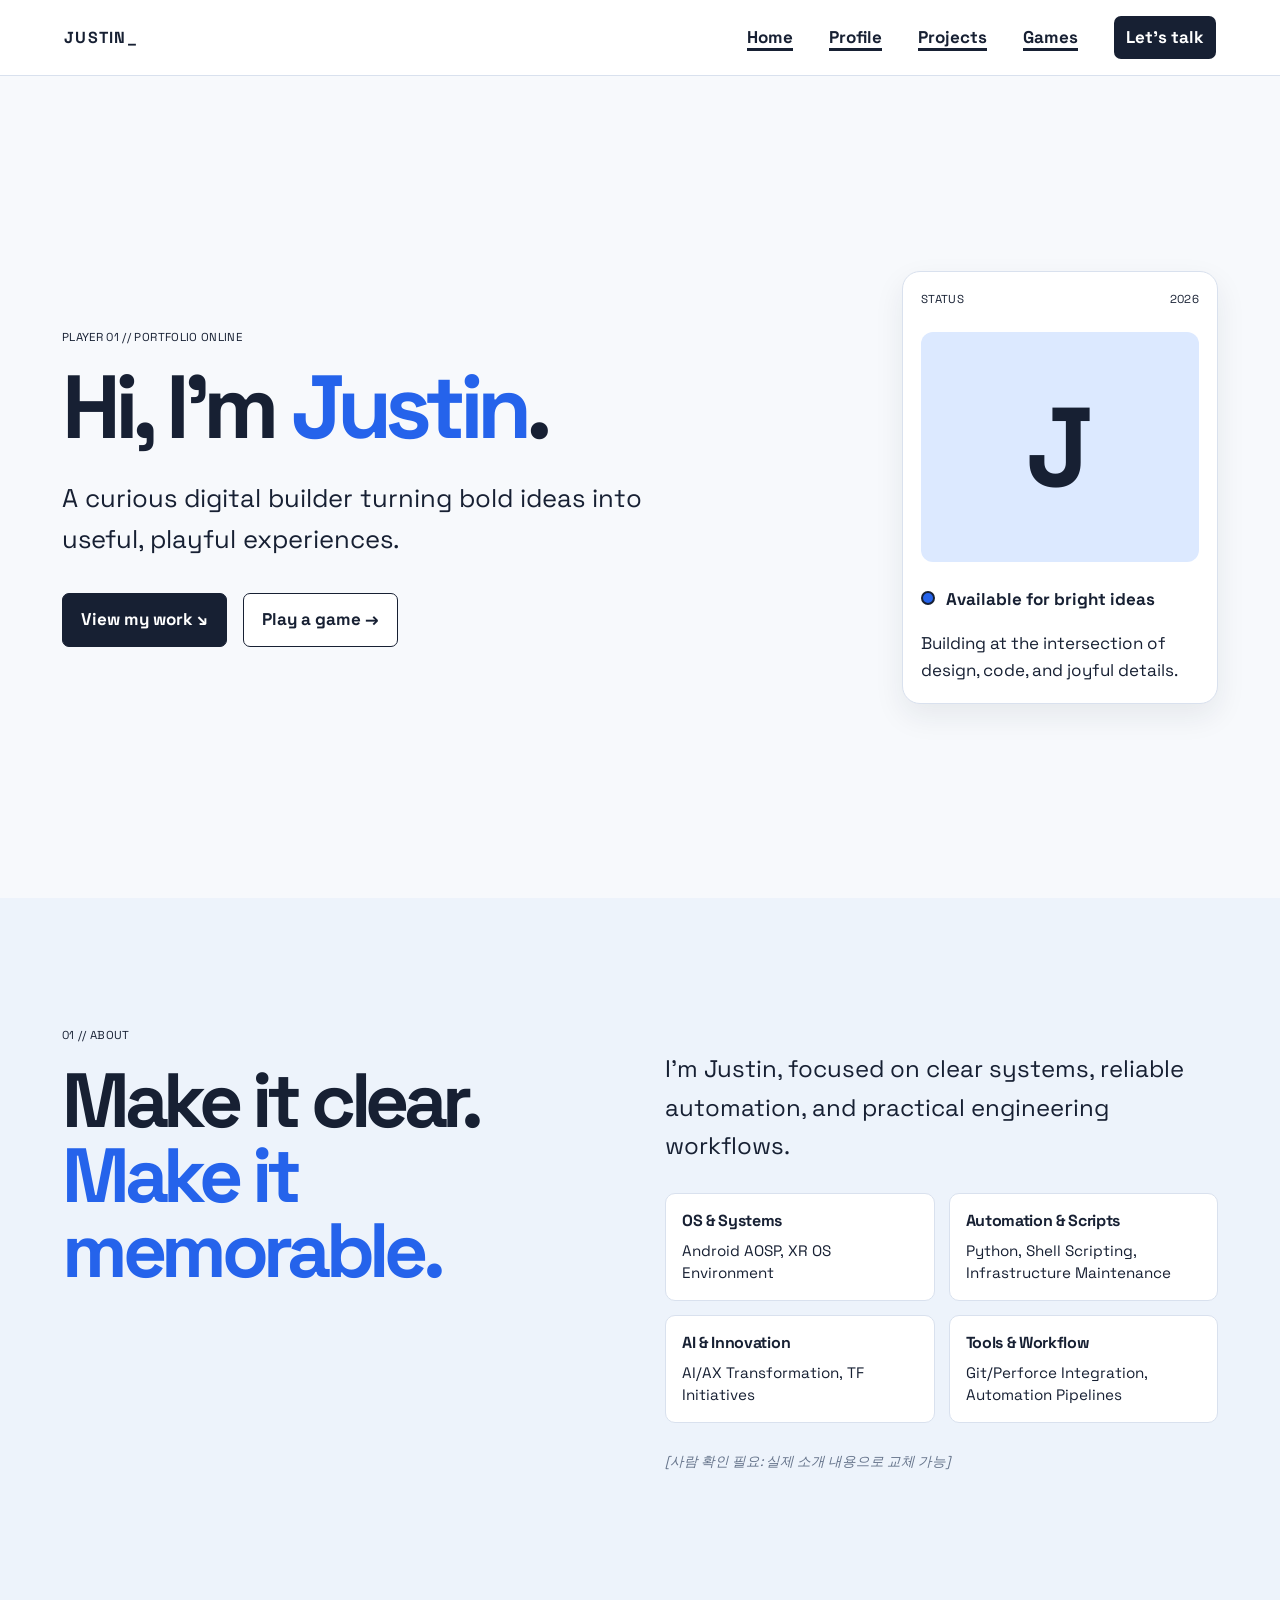
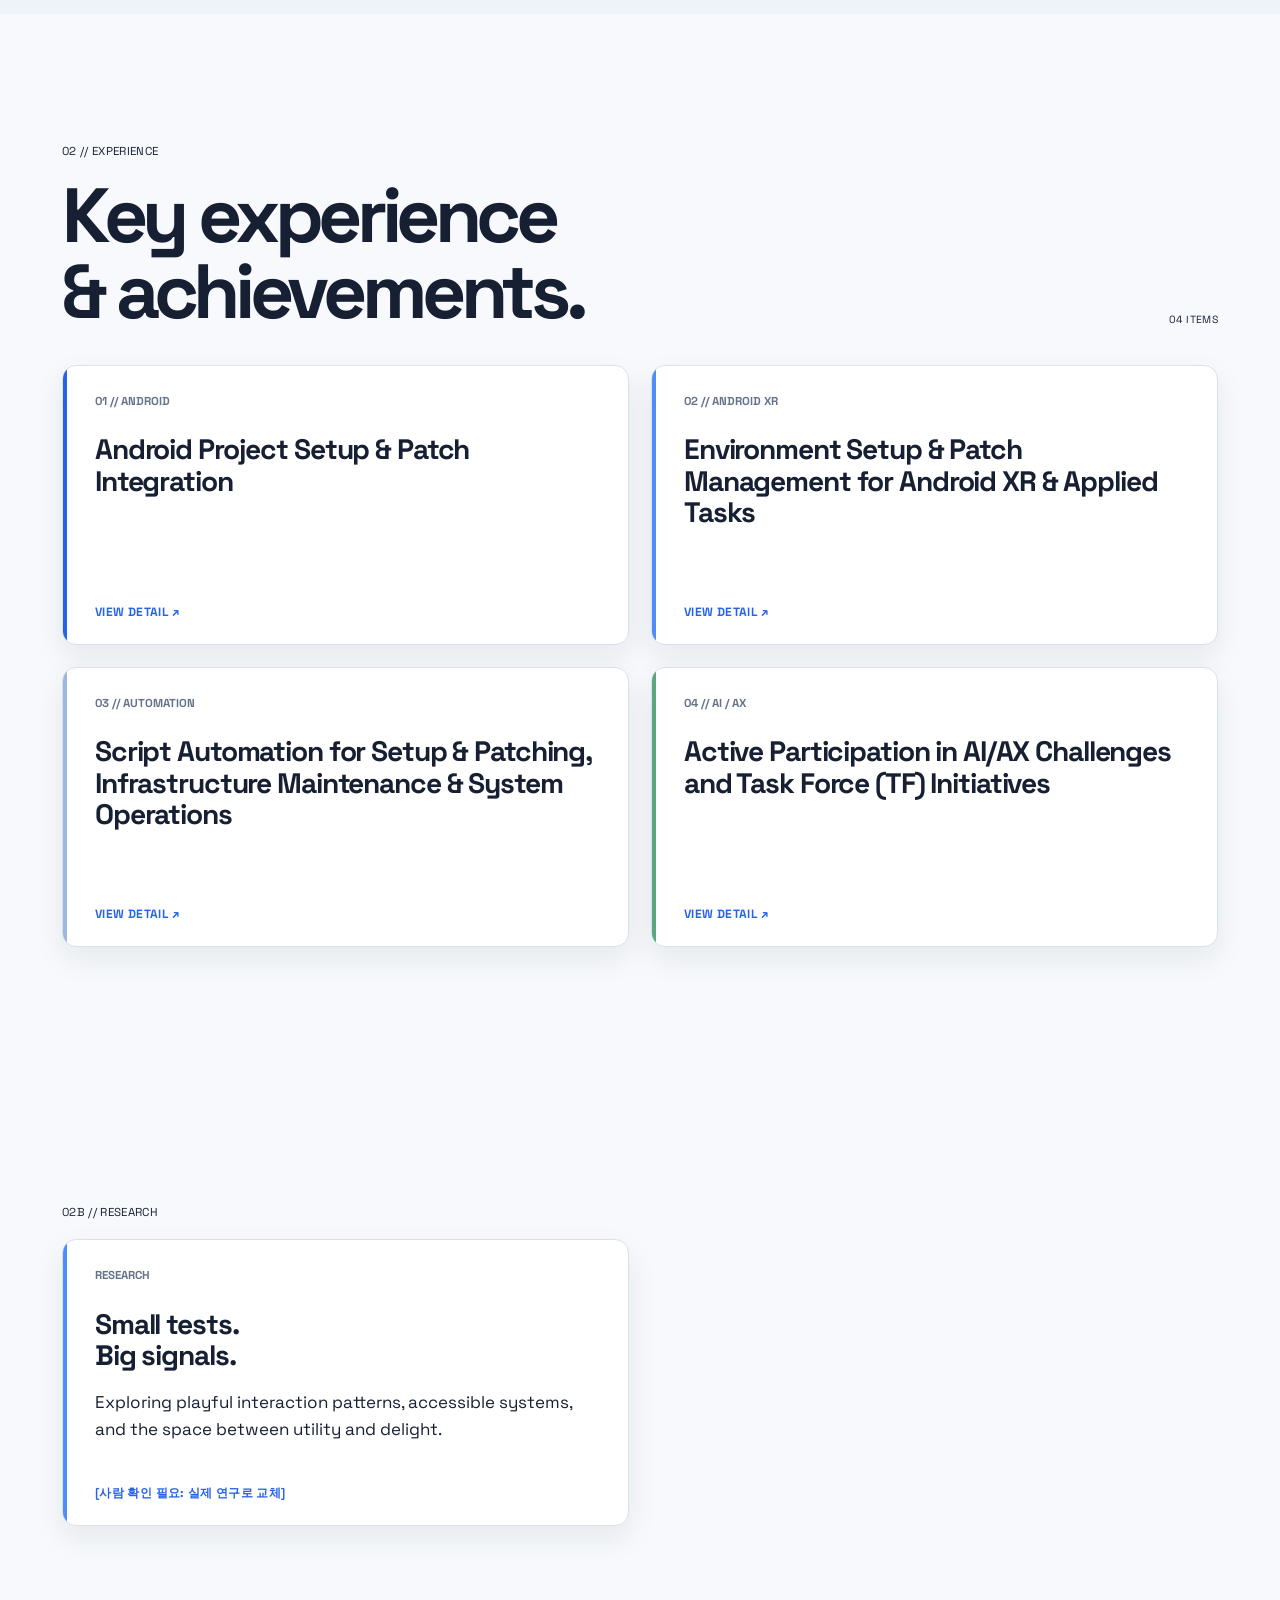
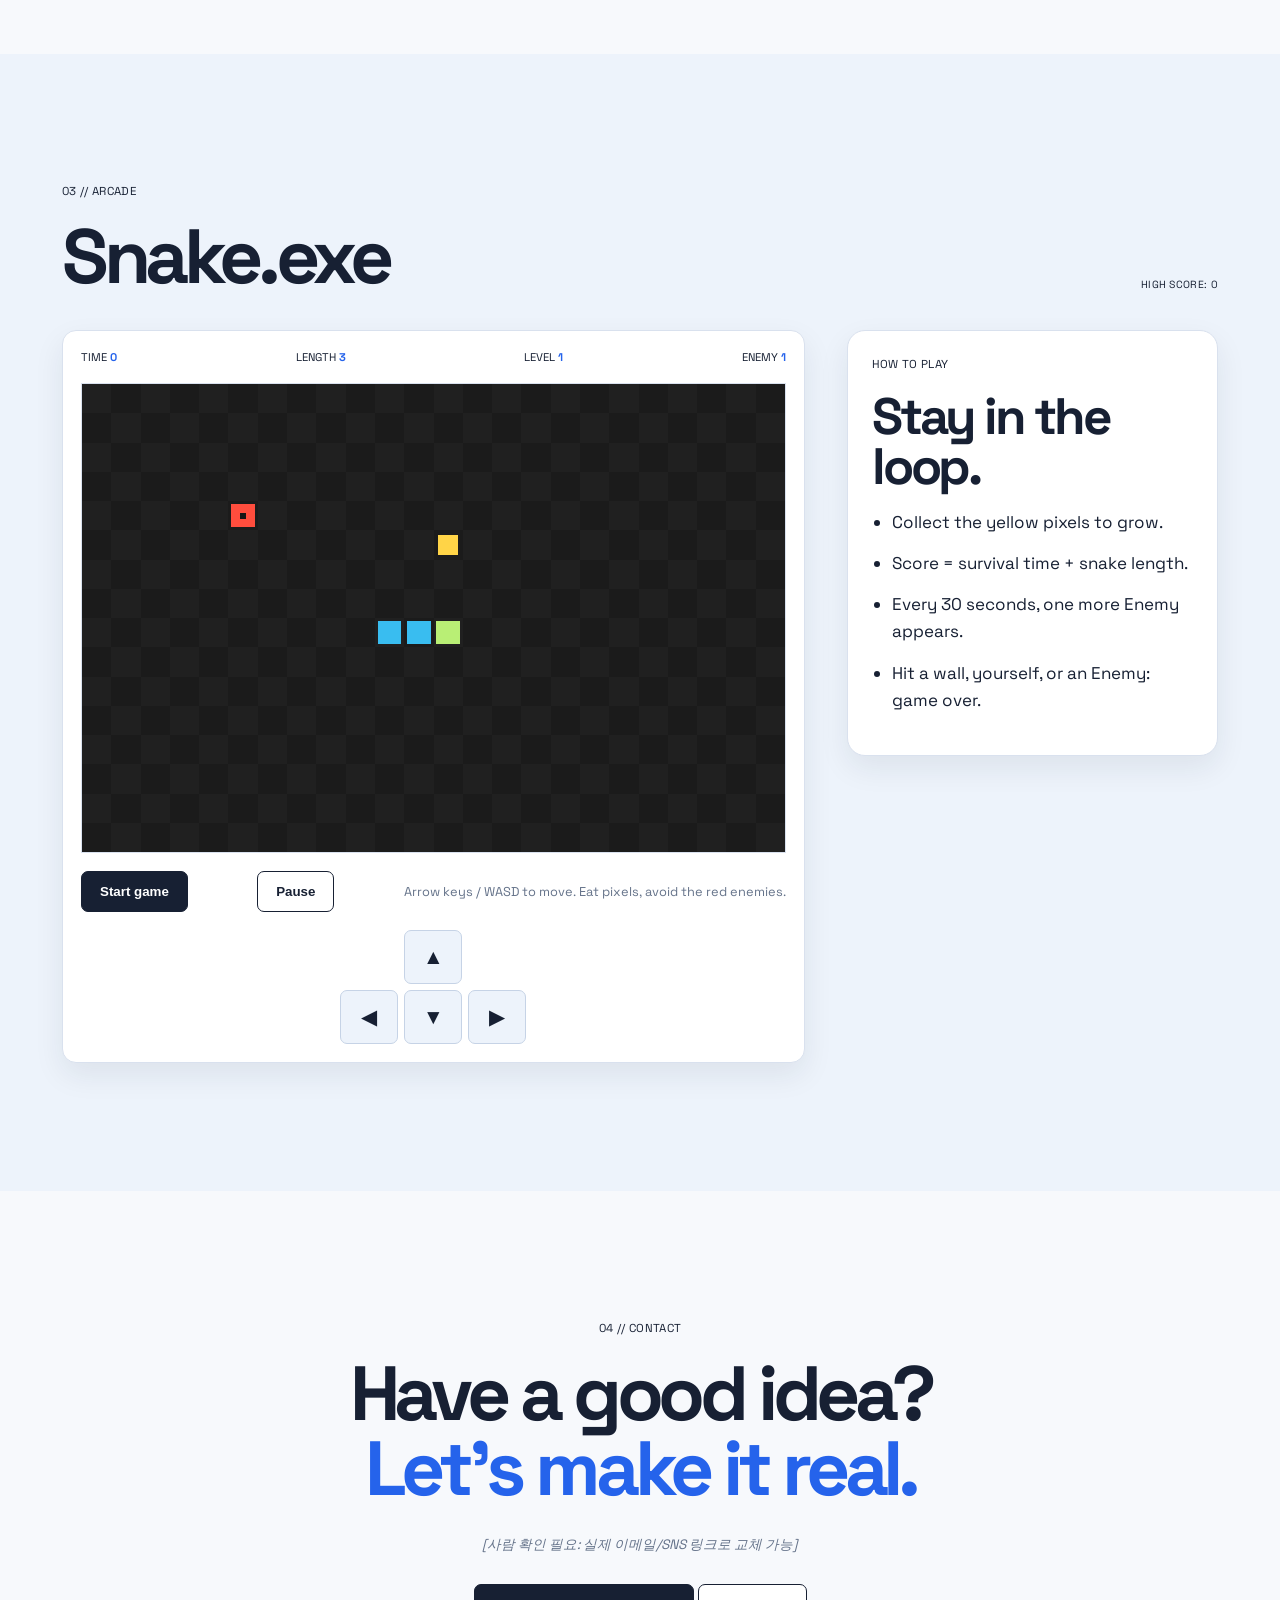
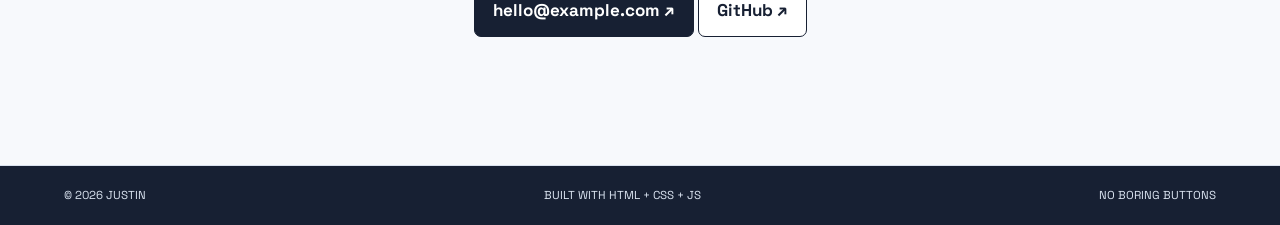
<file: index.html>
<!doctype html>
<html lang="en">
  <head>
    <meta charset="utf-8" />
    <meta name="viewport" content="width=device-width, initial-scale=1" />
    <meta name="description" content="Justin's retro-styled professional portfolio and browser game." />
    <title>Justin // Portfolio.exe</title>
    <link rel="preconnect" href="https://fonts.googleapis.com" />
    <link rel="preconnect" href="https://fonts.gstatic.com" crossorigin />
    <link href="https://fonts.googleapis.com/css2?family=Press+Start+2P&family=Space+Grotesk:wght@400;600;700&display=swap" rel="stylesheet" />
    <link rel="stylesheet" href="styles.css" />
  </head>
  <body>
    <header class="site-header">
      <a class="brand" href="#top" aria-label="Justin home">JUSTIN<span class="blink">_</span></a>
      <nav aria-label="Main navigation">
        <a href="#top">Home</a>
        <a href="#about">Profile</a>
        <a href="#projects">Projects</a>
        <a href="#games">Games</a>
        <a class="nav-cta" href="#contact">Let's talk</a>
      </nav>
    </header>

    <main id="top">
      <section class="hero section-shell" aria-labelledby="hero-title">
        <div class="hero-copy">
          <p class="eyebrow">PLAYER 01 // PORTFOLIO ONLINE</p>
          <h1 id="hero-title">Hi, I'm <span>Justin</span>.</h1>
          <p class="hero-lede">A curious digital builder turning bold ideas into useful, playful experiences.</p>
          <div class="hero-actions">
            <a class="button button-primary" href="#projects">View my work <span aria-hidden="true">↘</span></a>
            <a class="button button-secondary" href="#games">Play a game <span aria-hidden="true">→</span></a>
          </div>
        </div>
        <div class="hero-card sticker-card" aria-label="Current status">
          <div class="sticker-top"><span>STATUS</span><span>2026</span></div>
          <div class="pixel-avatar" aria-hidden="true">J</div>
          <p class="status-line"><span class="status-dot"></span> Available for bright ideas</p>
          <p class="card-note">Building at the intersection of design, code, and joyful details.</p>
        </div>
      </section>

      <section id="about" class="section-shell split-section" aria-labelledby="about-title">
        <div>
          <p class="eyebrow">01 // ABOUT</p>
          <h2 id="about-title">Make it clear.<br /><em>Make it memorable.</em></h2>
        </div>
        <div class="body-copy">
          <p>I'm Justin, focused on clear systems, reliable automation, and practical engineering workflows.</p>
          <div class="tech-stack" aria-label="Technical stack">
            <div class="stack-group"><h3>OS &amp; Systems</h3><p>Android AOSP, XR OS Environment</p></div>
            <div class="stack-group"><h3>Automation &amp; Scripts</h3><p>Python, Shell Scripting, Infrastructure Maintenance</p></div>
            <div class="stack-group"><h3>AI &amp; Innovation</h3><p>AI/AX Transformation, TF Initiatives</p></div>
            <div class="stack-group"><h3>Tools &amp; Workflow</h3><p>Git/Perforce Integration, Automation Pipelines</p></div>
          </div>
          <p class="human-note">[사람 확인 필요: 실제 소개 내용으로 교체 가능]</p>
        </div>
      </section>

      <section id="experience" class="section-shell experience-section" aria-labelledby="work-title">
        <span id="projects" class="anchor-target" aria-hidden="true"></span>
        <div class="section-heading">
          <div><p class="eyebrow">02 // EXPERIENCE</p><h2 id="work-title">Key experience<br />&amp; achievements.</h2></div>
          <span class="section-count">04 ITEMS</span>
        </div>
        <div class="project-grid experience-grid">
          <a class="project-card project-card-pink" href="experience-detail.html?item=01" aria-label="View details for Android Project Setup and Patch Integration"><span class="card-index">01 // ANDROID</span><h3>Android Project Setup &amp; Patch Integration</h3><span class="tag">VIEW DETAIL ↗</span></a>
          <a class="project-card project-card-blue" href="experience-detail.html?item=02" aria-label="View details for Android XR environment setup"><span class="card-index">02 // ANDROID XR</span><h3>Environment Setup &amp; Patch Management for Android XR &amp; Applied Tasks</h3><span class="tag">VIEW DETAIL ↗</span></a>
          <a class="project-card project-card-yellow" href="experience-detail.html?item=03" aria-label="View details for script automation and infrastructure"><span class="card-index">03 // AUTOMATION</span><h3>Script Automation for Setup &amp; Patching, Infrastructure Maintenance &amp; System Operations</h3><span class="tag">VIEW DETAIL ↗</span></a>
          <a class="project-card project-card-green" href="experience-detail.html?item=04" aria-label="View details for AI and AX initiatives"><span class="card-index">04 // AI / AX</span><h3>Active Participation in AI/AX Challenges and Task Force (TF) Initiatives</h3><span class="tag">VIEW DETAIL ↗</span></a>
        </div>
      </section>

      <section class="section-shell" aria-labelledby="research-title">
        <p class="eyebrow">02B // RESEARCH</p>
        <div class="project-grid">
          <article id="research" class="project-card project-card-blue">
            <span class="card-index">RESEARCH</span>
            <h3 id="research-title">Small tests.<br />Big signals.</h3>
            <p>Exploring playful interaction patterns, accessible systems, and the space between utility and delight.</p>
            <span class="tag">[사람 확인 필요: 실제 연구로 교체]</span>
          </article>
        </div>
      </section>

      <section id="games" class="section-shell game-section" aria-labelledby="games-title">
        <div class="section-heading">
          <div><p class="eyebrow">03 // ARCADE</p><h2 id="games-title">Snake.exe</h2></div>
          <span class="section-count">HIGH SCORE: <span id="high-score">0</span></span>
        </div>
        <div class="game-layout">
          <div id="game-container" class="game-cabinet">
            <div class="game-hud" aria-live="polite">
              <span>TIME <strong id="time-score">0</strong></span>
              <span>LENGTH <strong id="length-score">3</strong></span>
              <span>LEVEL <strong id="level-score">1</strong></span>
              <span>ENEMY <strong id="enemy-score">1</strong></span>
            </div>
            <div class="canvas-wrap"><canvas id="game-canvas" width="480" height="320" aria-label="Snake game board" role="img"></canvas><div id="game-message" class="game-message" hidden></div></div>
            <div class="game-controls">
              <button id="start-game" class="button button-primary" type="button">Start game</button>
              <button id="pause-game" class="button button-secondary" type="button" disabled>Pause</button>
              <p>Arrow keys / WASD to move. Eat pixels, avoid the red enemies.</p>
            </div>
            <div class="d-pad" aria-label="Touch controls">
              <button type="button" data-direction="up" aria-label="Move up">▲</button>
              <button type="button" data-direction="left" aria-label="Move left">◀</button>
              <button type="button" data-direction="down" aria-label="Move down">▼</button>
              <button type="button" data-direction="right" aria-label="Move right">▶</button>
            </div>
          </div>
          <aside class="game-rules sticker-card">
            <p class="eyebrow">HOW TO PLAY</p>
            <h3>Stay in the loop.</h3>
            <ul>
              <li>Collect the yellow pixels to grow.</li>
              <li>Score = survival time + snake length.</li>
              <li>Every 30 seconds, one more Enemy appears.</li>
              <li>Hit a wall, yourself, or an Enemy: game over.</li>
            </ul>
          </aside>
        </div>
      </section>

      <section id="contact" class="section-shell contact-section" aria-labelledby="contact-title">
        <p class="eyebrow">04 // CONTACT</p>
        <h2 id="contact-title">Have a good idea?<br /><em>Let's make it real.</em></h2>
        <p class="human-note">[사람 확인 필요: 실제 이메일/SNS 링크로 교체 가능]</p>
        <a class="button button-primary" href="mailto:hello@example.com">hello@example.com ↗</a>
        <a class="button button-secondary" href="https://github.com/i3estcorder" target="_blank" rel="noopener noreferrer">GitHub ↗</a>
      </section>
    </main>

    <footer class="site-footer"><span>© 2026 JUSTIN</span><span>BUILT WITH HTML + CSS + JS</span><span>NO BORING BUTTONS</span></footer>
    <script src="script.js" defer></script>
  </body>
</html>
</file>
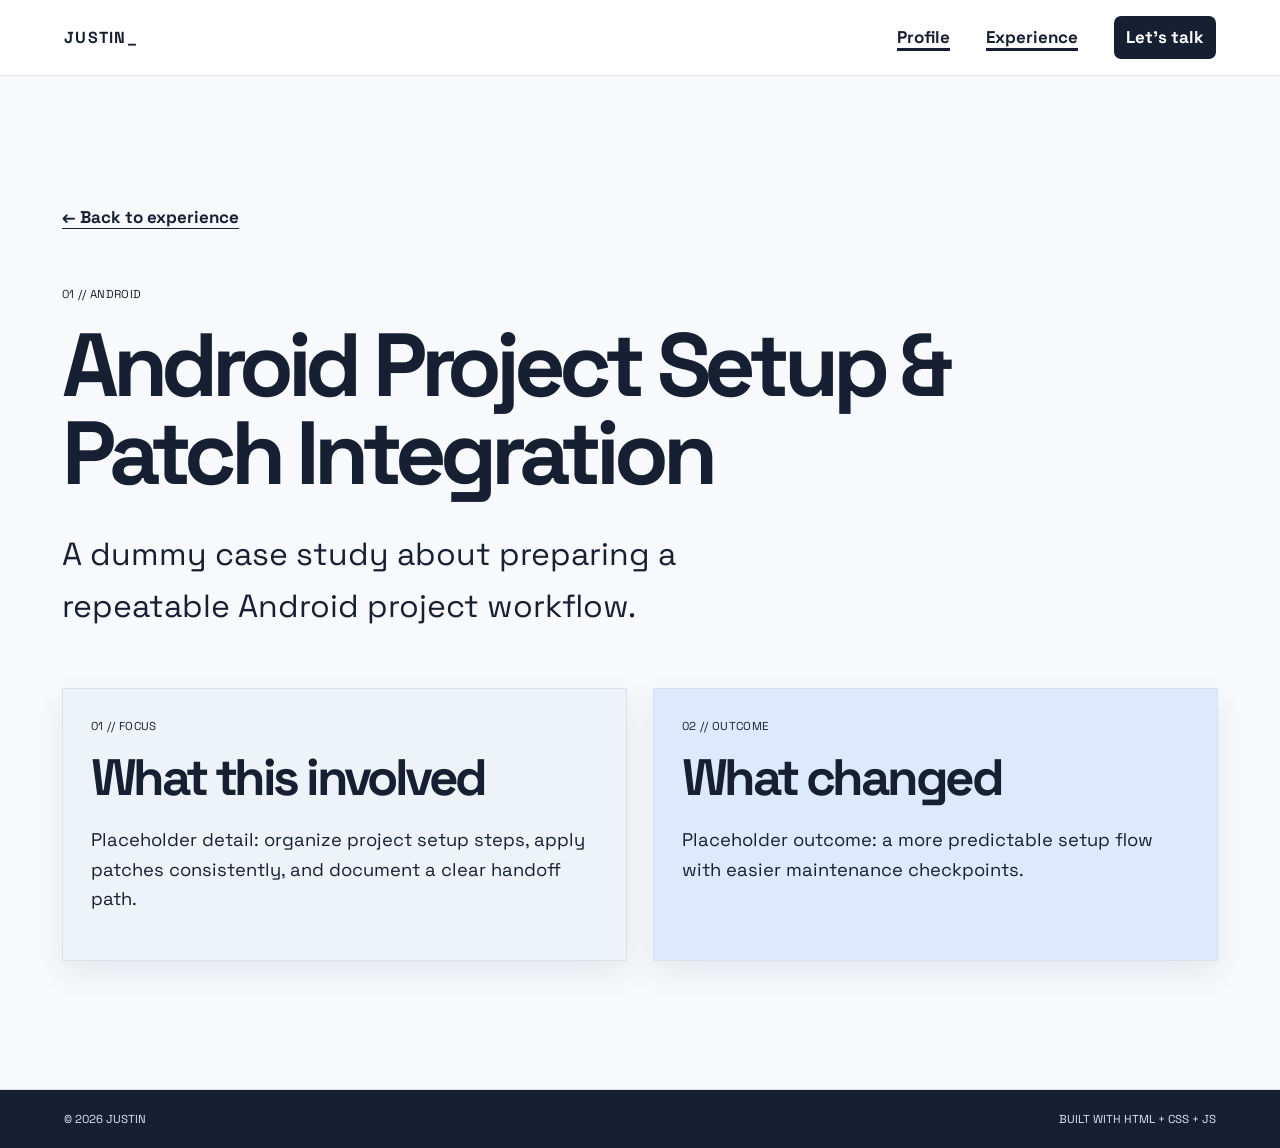
<file: experience-detail.html>
<!doctype html>
<html lang="en">
  <head>
    <meta charset="utf-8" />
    <meta name="viewport" content="width=device-width, initial-scale=1" />
    <meta name="description" content="Experience detail from Justin's portfolio." />
    <title>Experience Detail // Justin</title>
    <link rel="preconnect" href="https://fonts.googleapis.com" />
    <link rel="preconnect" href="https://fonts.gstatic.com" crossorigin />
    <link href="https://fonts.googleapis.com/css2?family=Press+Start+2P&family=Space+Grotesk:wght@400;600;700&display=swap" rel="stylesheet" />
    <link rel="stylesheet" href="styles.css" />
  </head>
  <body class="detail-page">
    <header class="site-header">
      <a class="brand" href="index.html#top" aria-label="Justin home">JUSTIN<span class="blink">_</span></a>
      <nav aria-label="Main navigation">
        <a href="index.html#about">Profile</a>
        <a href="index.html#projects">Experience</a>
        <a class="nav-cta" href="index.html#contact">Let's talk</a>
      </nav>
    </header>

    <main class="detail-main section-shell" aria-labelledby="detail-title">
      <a class="back-link" href="index.html#projects">← Back to experience</a>
      <p class="eyebrow" id="detail-index">DETAIL // EXPERIENCE</p>
      <h1 id="detail-title">Experience detail</h1>
      <p id="detail-summary" class="detail-summary">A dummy project overview prepared for layout and interaction preview.</p>
      <div class="detail-grid">
        <section class="detail-panel detail-panel-yellow" aria-labelledby="focus-title">
          <p class="eyebrow">01 // FOCUS</p>
          <h2 id="focus-title">What this involved</h2>
          <p id="detail-focus">This is placeholder content for a future project description.</p>
        </section>
        <section class="detail-panel detail-panel-blue" aria-labelledby="outcome-title">
          <p class="eyebrow">02 // OUTCOME</p>
          <h2 id="outcome-title">What changed</h2>
          <p id="detail-outcome">Dummy outcome text will be replaced with confirmed project details later.</p>
        </section>
      </div>
    </main>

    <footer class="site-footer"><span>© 2026 JUSTIN</span><span>BUILT WITH HTML + CSS + JS</span></footer>
    <script src="experience-detail.js" defer></script>
  </body>
</html>
</file>
<file: styles.css>
:root {
  --ink: #172033;
  --paper: #f7f9fc;
  --pink: #e8efff;
  --blue: #dce9ff;
  --yellow: #eef3f9;
  --green: #e4f3ec;
  --red: #2563eb;
  --line: 1px solid #d9e1ee;
  --shadow: 0 12px 30px rgba(23, 32, 51, .08);
  --pixel: "Space Grotesk", system-ui, sans-serif;
  --body: "Space Grotesk", system-ui, sans-serif;
}

* { box-sizing: border-box; }
html { scroll-behavior: smooth; }
body { margin: 0; color: var(--ink); background: var(--paper); font-family: var(--body); font-size: 17px; line-height: 1.6; }
a { color: inherit; }
:focus-visible { outline: 4px solid var(--red); outline-offset: 4px; }
.site-header { align-items: center; background: rgba(255,255,255,.94); border-bottom: var(--line); display: flex; justify-content: space-between; min-height: 72px; padding: 16px clamp(18px, 5vw, 72px); position: sticky; top: 0; z-index: 10; }
.brand, .eyebrow, .section-count, .tag, .sticker-top { font-family: var(--pixel); font-size: .72rem; letter-spacing: .03em; text-decoration: none; }
.brand { color: var(--ink); font-size: 1rem; font-weight: 700; letter-spacing: .08em; }
.blink { animation: blink 1s steps(2, jump-none) infinite; }
@keyframes blink { 50% { opacity: 0; } }
nav { align-items: center; display: flex; gap: clamp(12px, 3vw, 36px); }
nav a { font-weight: 700; text-decoration-thickness: 3px; text-underline-offset: 5px; }
nav a:hover { text-decoration-thickness: 6px; }
.nav-cta { background: var(--ink); border-radius: 7px; color: #fff; padding: 8px 12px; text-decoration: none; }
.section-shell { margin-inline: auto; max-width: 1240px; padding: clamp(70px, 10vw, 140px) clamp(18px, 5vw, 42px); }
.hero { align-items: center; display: grid; gap: clamp(40px, 8vw, 120px); grid-template-columns: minmax(0, 1.4fr) minmax(260px, .6fr); min-height: calc(100vh - 78px); }
.eyebrow { margin: 0 0 18px; }
h1, h2, h3 { line-height: .98; margin: 0; }
h1 { font-size: clamp(2.8rem, 7vw, 6.2rem); letter-spacing: -.07em; max-width: 980px; overflow-wrap: anywhere; }
h1 span, em { color: var(--red); font-style: normal; }
h2 { font-size: clamp(2.4rem, 6vw, 5.8rem); letter-spacing: -.07em; }
h3 { font-size: clamp(2rem, 4vw, 3.3rem); letter-spacing: -.06em; }
.hero-lede { font-size: clamp(1.2rem, 2vw, 1.65rem); max-width: 620px; }
.hero-actions { display: flex; flex-wrap: wrap; gap: 16px; margin-top: 34px; }
.button { border: 1px solid var(--ink); border-radius: 7px; display: inline-block; font-weight: 700; padding: 12px 18px; text-decoration: none; transition: background .15s ease, transform .15s ease; }
.button:hover { transform: translateY(-2px); }
.button-primary { background: var(--ink); color: #fff; }
.button-secondary { background: #fff; color: var(--ink); }
.sticker-card { border: var(--line); border-radius: 18px; box-shadow: var(--shadow); }
.hero-card { background: #fff; padding: 18px; transform: none; }
.sticker-top { display: flex; justify-content: space-between; }
.pixel-avatar { align-items: center; background: var(--blue); border-radius: 12px; display: flex; font-family: var(--body); font-size: clamp(4rem, 10vw, 7rem); font-weight: 700; height: 230px; justify-content: center; margin: 24px 0; }
.status-line { font-weight: 700; margin-bottom: 0; }.status-dot { background: var(--red); border: 2px solid var(--ink); border-radius: 50%; display: inline-block; height: 14px; margin-right: 7px; width: 14px; }.card-note { margin-bottom: 0; }
.split-section { align-items: start; background: #edf3fb; color: var(--ink); display: grid; gap: 50px; grid-template-columns: 1fr 1fr; max-width: none; padding-inline: max(18px, calc((100vw - 1156px) / 2)); }
.split-section em { color: var(--red); }.body-copy { font-size: clamp(1.15rem, 2vw, 1.5rem); max-width: 700px; }.tech-stack { display: grid; gap: 14px; grid-template-columns: repeat(2, minmax(0, 1fr)); margin: 28px 0; }.stack-group { background: #fff; border: var(--line); border-radius: 10px; color: var(--ink); padding: 16px; }.stack-group h3 { font-family: var(--body); font-size: 1rem; letter-spacing: -.02em; line-height: 1.35; margin-bottom: 8px; }.stack-group p { font-size: .95rem; line-height: 1.45; margin: 0; }.human-note { color: #65738a; font-size: .85rem; font-style: italic; }.split-section .human-note { color: #65738a; }
.section-heading { align-items: end; display: flex; justify-content: space-between; margin-bottom: 36px; }.section-count { font-size: .65rem; }
.work-grid { display: grid; gap: 24px; grid-template-columns: repeat(2, 1fr); }.work-card { border: var(--line); box-shadow: var(--shadow); display: flex; flex-direction: column; min-height: 380px; padding: 24px; }.work-card-pink { background: var(--pink); }.work-card-blue { background: var(--blue); }.work-card-yellow { background: var(--yellow); }.card-index { font-family: var(--pixel); font-size: .7rem; margin-bottom: auto; }.work-card p { max-width: 280px; }.tag { border-top: var(--line); font-size: .6rem; margin-top: 18px; padding-top: 12px; }
.project-grid { display: grid; gap: 22px; grid-template-columns: repeat(2, 1fr); }.project-card { background: #fff; border: var(--line); border-radius: 14px; box-shadow: var(--shadow); display: flex; flex-direction: column; min-height: 280px; overflow: hidden; padding: 26px 26px 22px 32px; position: relative; transition: transform .15s ease, box-shadow .15s ease; }.project-card:hover { box-shadow: 0 16px 34px rgba(23, 32, 51, .12); transform: translateY(-4px); }.project-card::before { background: var(--red); bottom: 0; content: ""; left: 0; position: absolute; top: 0; width: 4px; }.project-card-blue::before { background: #4e8ef7; }.project-card-yellow::before { background: #9bb7dd; }.project-card-green::before { background: #58a77e; }.project-card .card-index { color: #65738a; display: inline-block; font-size: .72rem; font-weight: 700; margin: 0 0 24px; padding: 0; width: fit-content; }.project-card h3 { font-family: var(--body); font-size: clamp(1.35rem, 2.2vw, 2rem); letter-spacing: -.04em; line-height: 1.12; margin-bottom: auto; max-width: 560px; }.project-card .tag { background: transparent; border: 0; color: var(--red); display: inline-block; font-size: .75rem; font-weight: 700; margin: 24px 0 0; padding: 0; width: fit-content; }.project-card-blue .tag, .project-card-yellow .tag, .project-card-green .tag { background: transparent; }
.project-card { color: inherit; text-decoration: none; }.project-card:focus-visible { transform: translateY(-4px); }
.detail-main { min-height: calc(100vh - 160px); }.back-link { display: inline-block; font-weight: 700; margin-bottom: 54px; text-underline-offset: 5px; }.detail-main h1 { max-width: 1050px; }.detail-summary { font-size: clamp(1.25rem, 2.5vw, 2rem); max-width: 760px; }.detail-grid { display: grid; gap: 26px; grid-template-columns: repeat(2, minmax(0, 1fr)); margin-top: 56px; }.detail-panel { border: var(--line); box-shadow: var(--shadow); padding: 28px; }.detail-panel-yellow { background: var(--yellow); }.detail-panel-blue { background: var(--blue); }.detail-panel h2 { font-size: clamp(2rem, 4vw, 3.5rem); margin-bottom: 22px; }.detail-panel p:last-child { font-size: 1.15rem; max-width: 520px; }
.game-section { background: #edf3fb; max-width: none; padding-inline: max(18px, calc((100vw - 1156px) / 2)); }.game-layout { align-items: start; display: grid; gap: 42px; grid-template-columns: minmax(0, 2fr) minmax(240px, 1fr); }.game-cabinet { background: #fff; border: var(--line); border-radius: 14px; box-shadow: var(--shadow); color: var(--ink); padding: 18px; }.game-hud { display: flex; flex-wrap: wrap; font-family: var(--pixel); font-size: .7rem; gap: 16px; justify-content: space-between; padding: 0 0 16px; }.game-hud strong { color: var(--red); }.canvas-wrap { background: #101827; border: var(--line); position: relative; }.canvas-wrap canvas { display: block; height: auto; image-rendering: pixelated; width: 100%; }.game-message { align-items: center; background: rgba(16,24,39,.9); color: #fff; display: flex; flex-direction: column; font-family: var(--pixel); font-size: clamp(.75rem, 2vw, 1.2rem); inset: 0; justify-content: center; position: absolute; text-align: center; }.game-message[hidden] { display: none; }.game-controls { align-items: center; display: flex; flex-wrap: wrap; gap: 18px; justify-content: space-between; padding-top: 18px; }.game-controls p { color: #65738a; font-size: .8rem; margin: 0; }.game-rules { background: #fff; padding: 24px; }.game-rules ul { padding-left: 20px; }.game-rules li + li { margin-top: 14px; }.d-pad { display: grid; gap: 6px; grid-template-columns: repeat(3, 58px); justify-content: center; margin: 18px auto 0; max-width: 180px; }.d-pad button { background: #edf3fb; border: 1px solid #c6d3e6; border-radius: 7px; color: var(--ink); cursor: pointer; font-size: 1.3rem; height: 54px; touch-action: manipulation; }.d-pad button:first-child { grid-column: 2; }.d-pad button:nth-child(2) { grid-column: 1; grid-row: 2; }.d-pad button:nth-child(3) { grid-column: 2; grid-row: 2; }.d-pad button:nth-child(4) { grid-column: 3; grid-row: 2; }.d-pad button:active { background: var(--blue); transform: scale(.96); }
.contact-section { text-align: center; }.contact-section h2 { margin: 0 auto 28px; }.contact-section .human-note { margin: 0 auto 28px; }.site-footer { background: #172033; color: #dce5f2; border-top: var(--line); display: flex; font-family: var(--pixel); font-size: .72rem; gap: 18px; justify-content: space-between; padding: 20px clamp(18px, 5vw, 72px); }
@media (max-width: 800px) { .hero, .split-section, .game-layout, .work-grid, .project-grid { grid-template-columns: 1fr; }.hero { min-height: auto; padding-top: 90px; }.hero-card { max-width: 420px; transform: rotate(1deg); }.work-card, .project-card { min-height: 280px; }.section-heading { align-items: start; flex-direction: column; gap: 18px; }.site-footer { flex-direction: column; gap: 10px; } }
@media (max-width: 800px) { .detail-grid { grid-template-columns: 1fr; }.detail-main { padding-top: 72px; } }
@media (max-width: 560px) { .tech-stack { grid-template-columns: 1fr; }.stack-group { padding: 14px; } }
@media (max-width: 560px) { body { font-size: 16px; }.site-header { align-items: start; flex-direction: column; gap: 16px; }.site-header nav { flex-wrap: wrap; gap: 10px 18px; }.site-header nav a { font-size: .9rem; }.nav-cta { padding: 5px 8px; }.hero-actions .button { width: 100%; text-align: center; }.game-controls { align-items: stretch; flex-direction: column; }.game-controls .button { text-align: center; }.game-hud { font-size: .48rem; gap: 8px; }.d-pad { margin-bottom: 4px; } }
</file>
